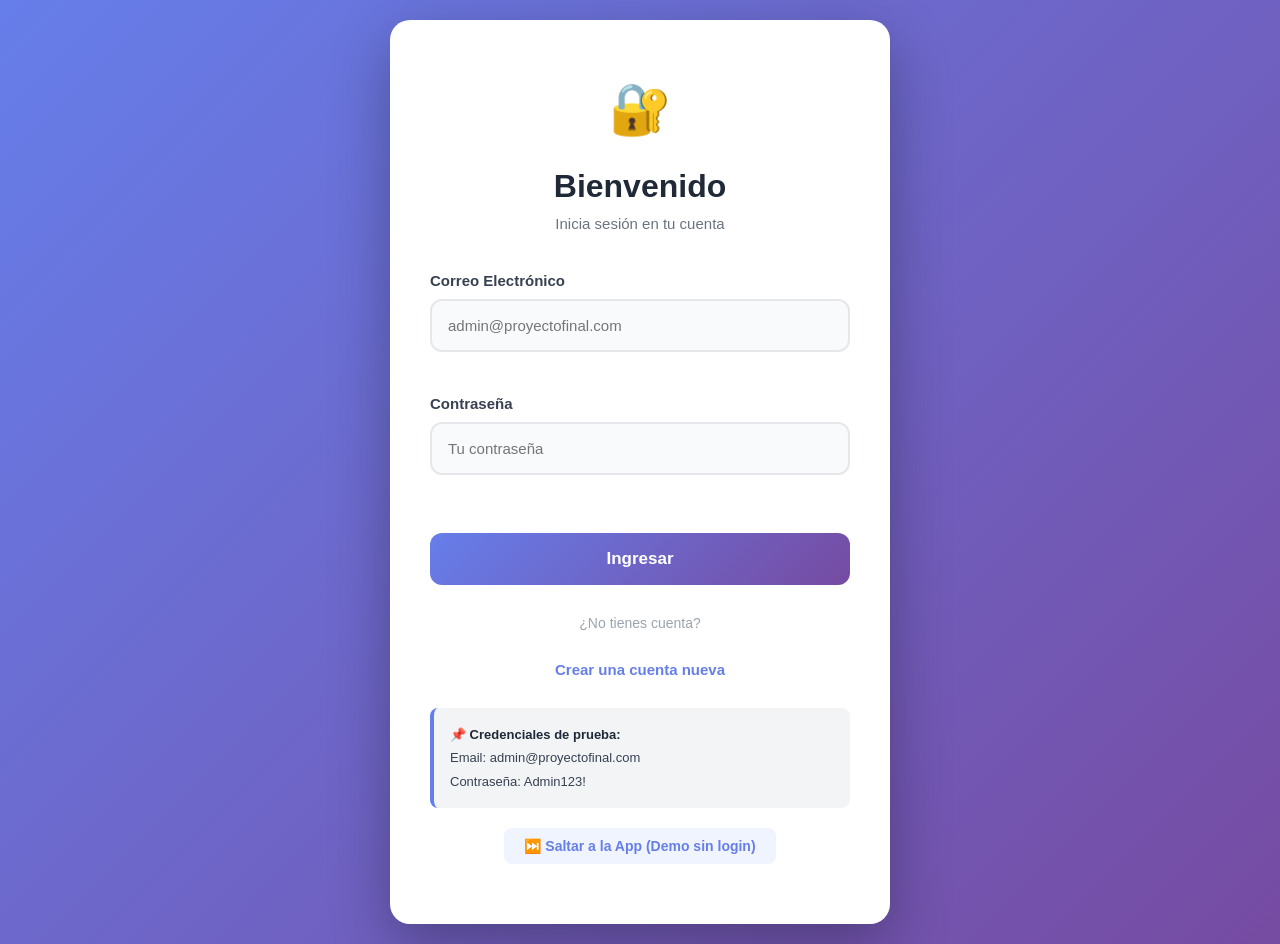
<file: Proyecto_Final/Proyecto_Final/wwwroot/config.html>
<!DOCTYPE html>
<html lang="es">

<head>
    <meta charset="UTF-8">
    <meta name="viewport" content="width=device-width, initial-scale=1.0">
    <title>Configuración - Admin</title>
    <link rel="stylesheet" href="css/config.css">
</head>

<body>
    <header>
        <nav class="navbar">
            <h1>Configuración del Sistema</h1>
            <div>
                <span id="usuario"></span>
                <button id="btnVolver" class="btn-secondary">Volver al inicio</button>
                <button id="logout" class="btn-danger">Cerrar sesión</button>
            </div>
        </nav>
    </header>

    <div class="container">
        <!-- Sección de Gestión de Roles -->
        <section class="panel">
            <h2>🔐 Gestión de Roles</h2>

            <div class="section">
                <h3>Usuarios y sus roles</h3>
                <table id="usersTable" class="table">
                    <thead>
                        <tr>
                            <th>Email</th>
                            <th>Nombre</th>
                            <th>Roles actuales</th>
                            <th>Acciones</th>
                        </tr>
                    </thead>
                    <tbody>
                        <tr>
                            <td colspan="4" class="loading">Cargando usuarios...</td>
                        </tr>
                    </tbody>
                </table>
            </div>

            <div class="section">
                <h3>Asignar/Remover Rol</h3>
                <div class="form-group">
                    <select id="selectUser" placeholder="Selecciona un usuario">
                        <option value="">-- Selecciona un usuario --</option>
                    </select>
                    <select id="selectRole" placeholder="Selecciona un rol">
                        <option value="">-- Selecciona un rol --</option>
                    </select>
                    <button id="btnAssignRole" class="btn">Asignar rol</button>
                </div>
            </div>
        </section>

        <!-- Sección de Gestión de Secrets -->
        <section class="panel">
            <h2>🔑 Gestión de API Keys (Secrets)</h2>

            <div class="section">
                <h3>Secrets almacenados</h3>
                <table id="secretsTable" class="table">
                    <thead>
                        <tr>
                            <th>Clave</th>
                            <th>Descripción</th>
                            <th>Valor</th>
                            <th>Última actualización</th>
                            <th>Acciones</th>
                        </tr>
                    </thead>
                    <tbody>
                        <tr>
                            <td colspan="5" class="loading">Cargando secrets...</td>
                        </tr>
                    </tbody>
                </table>
            </div>

            <div class="section">
                <h3>Crear/Actualizar Secret</h3>
                <div class="form-group">
                    <input type="text" id="secretKey" placeholder="Clave del secret (ej: NewsApiKey)">
                    <input type="text" id="secretValue" placeholder="Valor del secret">
                    <input type="text" id="secretDescription" placeholder="Descripción (opcional)">
                    <button id="btnUpsertSecret" class="btn">Guardar Secret</button>
                </div>
            </div>
        </section>

        <!-- Sección de Descarga/Subida de JSON -->
        <section class="panel">
            <h2>📥 Descargar/Subir Items como JSON</h2>

            <div class="section">
                <h3>Descargar item</h3>
                <p class="info">Selecciona un item guardado para descargarlo como JSON</p>
                <div id="itemsList" class="items-grid">
                    <p class="loading">Cargando items...</p>
                </div>
            </div>

            <div class="section">
                <h3>Subir JSON</h3>
                <p class="info">Sube un archivo JSON exportado de otra instancia</p>
                <div class="upload-area" id="uploadArea">
                    <input type="file" id="fileInput" accept=".json" style="display: none;">
                    <div class="upload-content">
                        <p>📎 Arrastra un archivo JSON aquí o haz clic para seleccionar</p>
                    </div>
                </div>
                <div id="uploadResult" class="hidden"></div>
            </div>
        </section>
    </div>

    <!-- Modal de confirmación -->
    <div id="confirmModal" class="modal hidden">
        <div class="modal-content">
            <h3 id="confirmTitle">Confirmación</h3>
            <p id="confirmMessage"></p>
            <div class="modal-buttons">
                <button id="confirmBtn" class="btn">Confirmar</button>
                <button id="cancelBtn" class="btn-secondary">Cancelar</button>
            </div>
        </div>
    </div>

    <!-- Toast de notificaciones -->
    <div id="toast" class="toast hidden"></div>

    <script src="js/api.js"></script>
    <script src="js/auth.js"></script>
    <script src="js/config.js"></script>
</body>

</html>
</file>
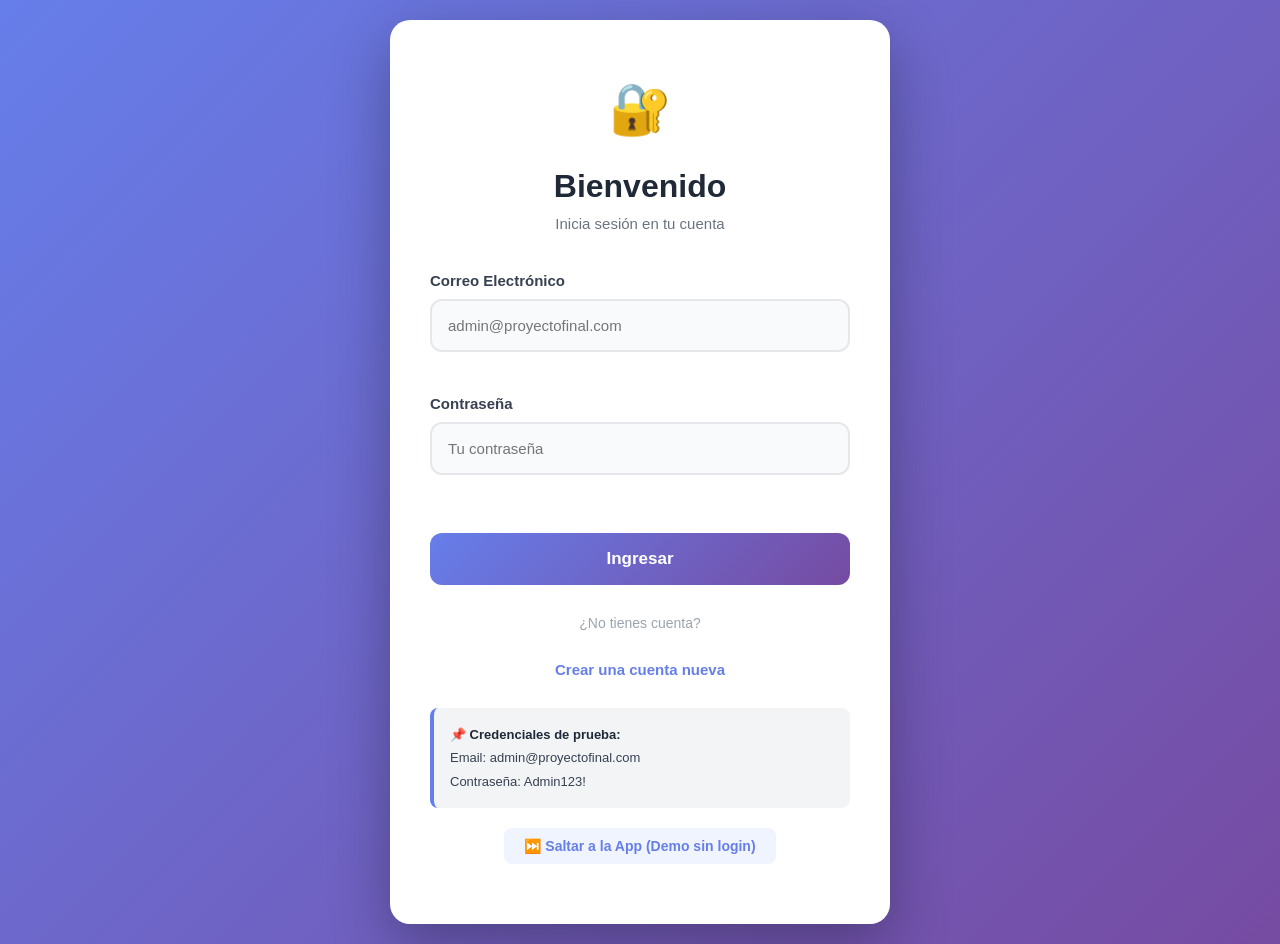
<file: Proyecto_Final/Proyecto_Final/wwwroot/login.html>
<!DOCTYPE html>
<html lang="es">

<head>
    <meta charset="UTF-8">
    <meta name="viewport" content="width=device-width, initial-scale=1.0">
    <title>Login - Proyecto Final</title>
    <link rel="stylesheet" href="css/auth.css">
    <style>
        * {
            margin: 0;
            padding: 0;
            box-sizing: border-box;
        }

        body {
            font-family: 'Segoe UI', Tahoma, Geneva, Verdana, sans-serif;
            background: linear-gradient(135deg, #667eea 0%, #764ba2 100%);
            min-height: 100vh;
            display: flex;
            justify-content: center;
            align-items: center;
            padding: 20px;
        }

        .login-container {
            width: 100%;
            max-width: 500px;
            display: flex;
            justify-content: center;
            align-items: center;
        }

        .card {
            background: white;
            border-radius: 20px;
            box-shadow: 0 20px 60px rgba(0, 0, 0, 0.3);
            width: 100%;
            padding: 60px 40px;
            animation: slideUp 0.5s ease-out;
        }

        @keyframes slideUp {
            from {
                opacity: 0;
                transform: translateY(30px);
            }
            to {
                opacity: 1;
                transform: translateY(0);
            }
        }

        .logo {
            text-align: center;
            margin-bottom: 30px;
            font-size: 50px;
        }

        h1 {
            text-align: center;
            color: #1f2937;
            margin-bottom: 10px;
            font-size: 32px;
            font-weight: 700;
        }

        .subtitle {
            text-align: center;
            color: #6b7280;
            margin-bottom: 40px;
            font-size: 15px;
        }

        .form-group {
            margin-bottom: 25px;
        }

        .form-group label {
            display: block;
            margin-bottom: 10px;
            color: #374151;
            font-size: 15px;
            font-weight: 600;
        }

        .form-group input {
            width: 100%;
            padding: 16px;
            border: 2px solid #e5e7eb;
            border-radius: 12px;
            font-size: 15px;
            transition: all 0.3s ease;
            background: #f9fafb;
        }

        .form-group input:focus {
            background: white;
            border-color: #667eea;
            box-shadow: 0 0 0 4px rgba(102, 126, 234, 0.1);
            outline: none;
        }

        .btn-login {
            width: 100%;
            padding: 16px;
            background: linear-gradient(135deg, #667eea 0%, #764ba2 100%);
            color: white;
            border: none;
            border-radius: 12px;
            font-size: 17px;
            font-weight: 600;
            cursor: pointer;
            transition: all 0.3s ease;
            margin-top: 15px;
        }

        .btn-login:hover:not(:disabled) {
            transform: translateY(-2px);
            box-shadow: 0 10px 20px rgba(102, 126, 234, 0.3);
        }

        .btn-login:active:not(:disabled) {
            transform: translateY(0);
        }

        .btn-login:disabled {
            opacity: 0.7;
            cursor: not-allowed;
        }

        .message {
            margin-top: 20px;
            padding: 15px 16px;
            border-radius: 10px;
            font-size: 15px;
            text-align: center;
            display: none;
        }

        .error {
            background-color: #fee2e2;
            color: #991b1b;
            border: 1px solid #fecaca;
        }

        .success {
            background-color: #dcfce7;
            color: #166534;
            border: 1px solid #bbf7d0;
        }

        .divider {
            margin: 30px 0;
            text-align: center;
            color: #9ca3af;
            font-size: 14px;
        }

        .register-link {
            text-align: center;
            margin-top: 25px;
            font-size: 15px;
            color: #6b7280;
        }

        .register-link a {
            color: #667eea;
            text-decoration: none;
            font-weight: 600;
            transition: color 0.3s ease;
        }

        .register-link a:hover {
            color: #764ba2;
            text-decoration: underline;
        }

        .demo-credentials {
            background: #f3f4f6;
            border-left: 4px solid #667eea;
            padding: 15px 16px;
            border-radius: 8px;
            margin-top: 30px;
            font-size: 13px;
            line-height: 1.8;
            color: #374151;
        }

        .demo-credentials strong {
            color: #1f2937;
            display: block;
        }

        .demo-link {
            margin-top: 20px;
            text-align: center;
        }

        .demo-link a {
            display: inline-block;
            background: #f0f4ff;
            color: #667eea;
            padding: 10px 20px;
            border-radius: 8px;
            text-decoration: none;
            font-weight: 600;
            transition: all 0.3s ease;
            font-size: 14px;
        }

        .demo-link a:hover {
            background: #667eea;
            color: white;
        }

        @media (max-width: 600px) {
            .card {
                padding: 40px 25px;
            }

            h1 {
                font-size: 26px;
            }

            .logo {
                font-size: 40px;
            }
        }
    </style>
</head>

<body>
    <div class="login-container">
        <div class="card">
            <div class="logo">🔐</div>
            <h1>Bienvenido</h1>
            <p class="subtitle">Inicia sesión en tu cuenta</p>

            <form id="loginForm" onsubmit="return false;">
                <div class="form-group">
                    <label for="email">Correo Electrónico</label>
                    <input type="email" id="email" placeholder="admin@proyectofinal.com" required>
                </div>

                <div class="form-group">
                    <label for="password">Contraseña</label>
                    <input type="password" id="password" placeholder="Tu contraseña" required>
                </div>

                <button type="button" id="btnLogin" class="btn-login">Ingresar</button>

                <div id="mensaje" class="message"></div>
            </form>

            <div class="divider">¿No tienes cuenta?</div>

            <div class="register-link">
                <a href="register.html">Crear una cuenta nueva</a>
            </div>

            <div class="demo-credentials">
                <strong>📌 Credenciales de prueba:</strong>
                Email: admin@proyectofinal.com<br>
                Contraseña: Admin123!
            </div>

            <div class="demo-link">
                <a href="index.html">⏭️ Saltar a la App (Demo sin login)</a>
            </div>
        </div>
    </div>

    <script src="js/api.js"></script>
    <script src="js/auth.js"></script>
    <script src="js/login.js"></script>
</body>

</html>
</file>
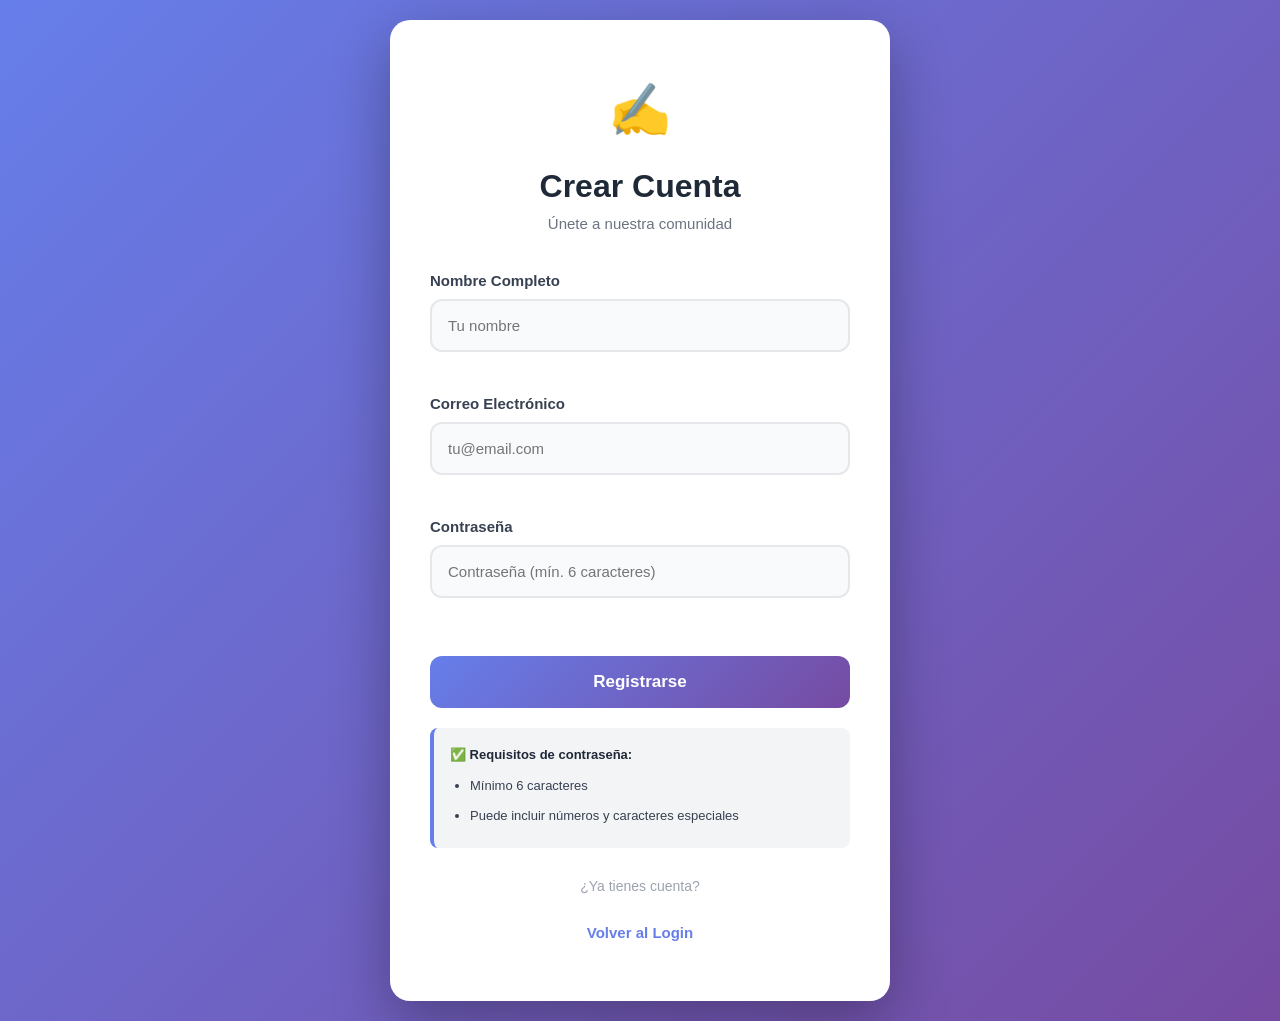
<file: Proyecto_Final/Proyecto_Final/wwwroot/register.html>
<!DOCTYPE html>
<html lang="es">

<head>
    <meta charset="UTF-8">
    <meta name="viewport" content="width=device-width, initial-scale=1.0">
    <title>Registro - Proyecto Final</title>
    <link rel="stylesheet" href="css/auth.css">
    <style>
        * {
            margin: 0;
            padding: 0;
            box-sizing: border-box;
        }

        body {
            font-family: 'Segoe UI', Tahoma, Geneva, Verdana, sans-serif;
            background: linear-gradient(135deg, #667eea 0%, #764ba2 100%);
            min-height: 100vh;
            display: flex;
            justify-content: center;
            align-items: center;
            padding: 20px;
        }

        .register-container {
            width: 100%;
            max-width: 500px;
            display: flex;
            justify-content: center;
            align-items: center;
        }

        .card {
            background: white;
            border-radius: 20px;
            box-shadow: 0 20px 60px rgba(0, 0, 0, 0.3);
            width: 100%;
            padding: 60px 40px;
            animation: slideUp 0.5s ease-out;
        }

        @keyframes slideUp {
            from {
                opacity: 0;
                transform: translateY(30px);
            }
            to {
                opacity: 1;
                transform: translateY(0);
            }
        }

        .logo {
            text-align: center;
            margin-bottom: 30px;
            font-size: 50px;
        }

        h1 {
            text-align: center;
            color: #1f2937;
            margin-bottom: 10px;
            font-size: 32px;
            font-weight: 700;
        }

        .subtitle {
            text-align: center;
            color: #6b7280;
            margin-bottom: 40px;
            font-size: 15px;
        }

        .form-group {
            margin-bottom: 25px;
        }

        .form-group label {
            display: block;
            margin-bottom: 10px;
            color: #374151;
            font-size: 15px;
            font-weight: 600;
        }

        .form-group input {
            width: 100%;
            padding: 16px;
            border: 2px solid #e5e7eb;
            border-radius: 12px;
            font-size: 15px;
            transition: all 0.3s ease;
            background: #f9fafb;
        }

        .form-group input:focus {
            background: white;
            border-color: #667eea;
            box-shadow: 0 0 0 4px rgba(102, 126, 234, 0.1);
            outline: none;
        }

        .btn-register {
            width: 100%;
            padding: 16px;
            background: linear-gradient(135deg, #667eea 0%, #764ba2 100%);
            color: white;
            border: none;
            border-radius: 12px;
            font-size: 17px;
            font-weight: 600;
            cursor: pointer;
            transition: all 0.3s ease;
            margin-top: 15px;
        }

        .btn-register:hover:not(:disabled) {
            transform: translateY(-2px);
            box-shadow: 0 10px 20px rgba(102, 126, 234, 0.3);
        }

        .btn-register:active:not(:disabled) {
            transform: translateY(0);
        }

        .btn-register:disabled {
            opacity: 0.7;
            cursor: not-allowed;
        }

        .message {
            margin-top: 20px;
            padding: 15px 16px;
            border-radius: 10px;
            font-size: 15px;
            text-align: center;
            display: none;
        }

        .error {
            background-color: #fee2e2;
            color: #991b1b;
            border: 1px solid #fecaca;
        }

        .success {
            background-color: #dcfce7;
            color: #166534;
            border: 1px solid #bbf7d0;
        }

        .divider {
            margin: 30px 0;
            text-align: center;
            color: #9ca3af;
            font-size: 14px;
        }

        .login-link {
            text-align: center;
            margin-top: 25px;
            font-size: 15px;
            color: #6b7280;
        }

        .login-link a {
            color: #667eea;
            text-decoration: none;
            font-weight: 600;
            transition: color 0.3s ease;
        }

        .login-link a:hover {
            color: #764ba2;
            text-decoration: underline;
        }

        .password-requirements {
            background: #f3f4f6;
            border-left: 4px solid #667eea;
            padding: 15px 16px;
            border-radius: 8px;
            margin-top: 20px;
            font-size: 13px;
            line-height: 1.8;
            color: #374151;
        }

        .password-requirements strong {
            color: #1f2937;
            display: block;
            margin-bottom: 8px;
        }

        .password-requirements ul {
            margin-left: 20px;
        }

        .password-requirements li {
            margin-bottom: 6px;
        }

        @media (max-width: 600px) {
            .card {
                padding: 40px 25px;
            }

            h1 {
                font-size: 26px;
            }

            .logo {
                font-size: 40px;
            }
        }
    </style>
</head>

<body>
    <div class="register-container">
        <div class="card">
            <div class="logo">✍️</div>
            <h1>Crear Cuenta</h1>
            <p class="subtitle">Únete a nuestra comunidad</p>

            <form id="registerForm" onsubmit="return false;">
                <div class="form-group">
                    <label for="displayName">Nombre Completo</label>
                    <input type="text" id="displayName" placeholder="Tu nombre" required>
                </div>

                <div class="form-group">
                    <label for="email">Correo Electrónico</label>
                    <input type="email" id="email" placeholder="tu@email.com" required>
                </div>

                <div class="form-group">
                    <label for="password">Contraseña</label>
                    <input type="password" id="password" placeholder="Contraseña (mín. 6 caracteres)" required>
                </div>

                <button type="button" id="btnRegistro" class="btn-register">Registrarse</button>

                <div id="mensaje" class="message"></div>
            </form>

            <div class="password-requirements">
                <strong>✅ Requisitos de contraseña:</strong>
                <ul>
                    <li>Mínimo 6 caracteres</li>
                    <li>Puede incluir números y caracteres especiales</li>
                </ul>
            </div>

            <div class="divider">¿Ya tienes cuenta?</div>

            <div class="login-link">
                <a href="login.html">Volver al Login</a>
            </div>
        </div>
    </div>

    <script src="js/api.js"></script>
    <script src="js/auth.js"></script>
    <script src="js/register.js"></script>
</body>

</html>
</file>
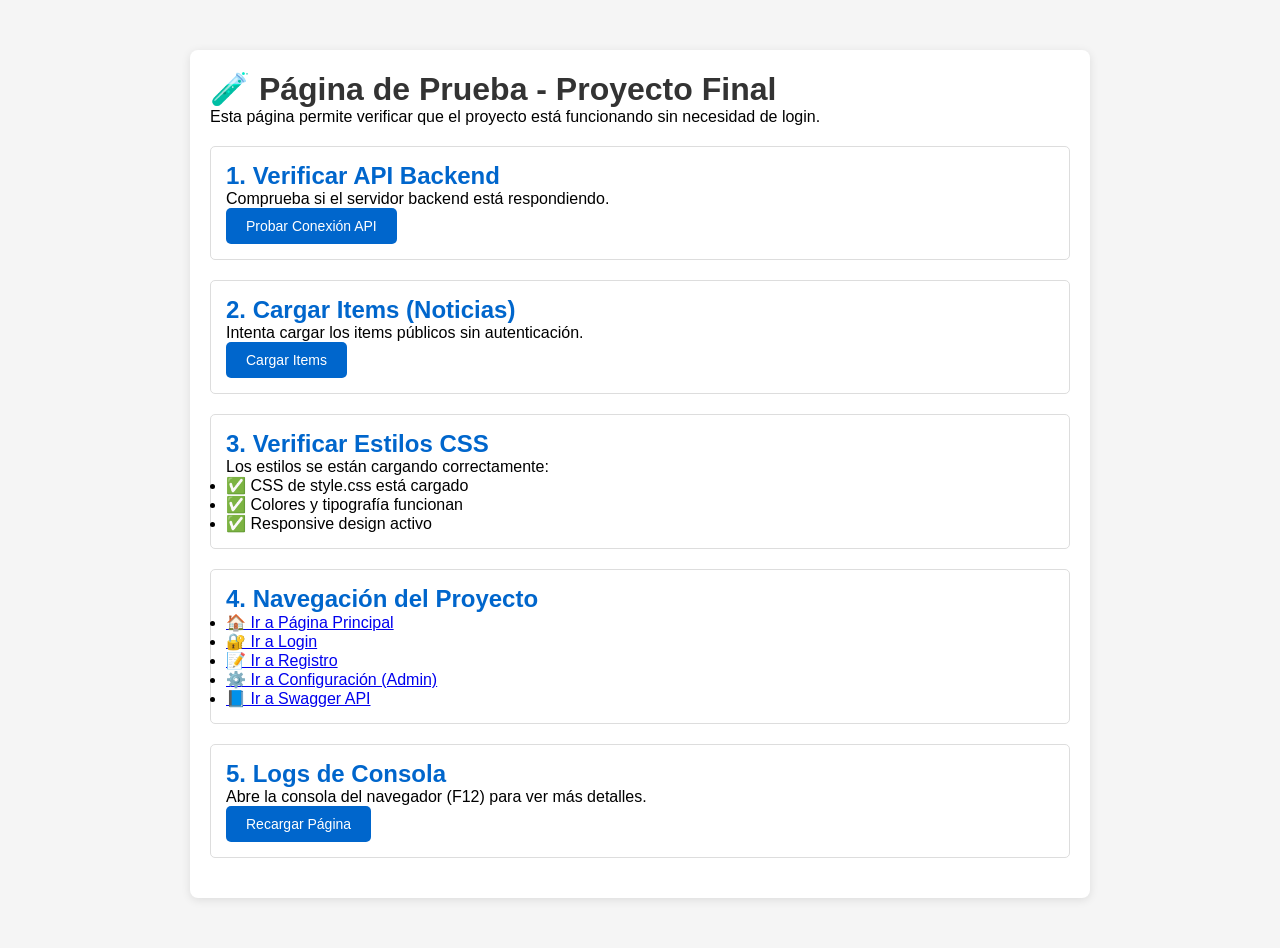
<file: Proyecto_Final/Proyecto_Final/wwwroot/test.html>
<!DOCTYPE html>
<html lang="es">
<head>
    <meta charset="UTF-8">
    <meta name="viewport" content="width=device-width, initial-scale=1.0">
    <title>Página de Prueba - Proyecto Final</title>
    <link rel="stylesheet" href="css/style.css">
    <style>
        body { background-color: #f5f5f5; }
        .test-container {
            max-width: 900px;
            margin: 50px auto;
            padding: 20px;
            background: white;
            border-radius: 8px;
            box-shadow: 0 2px 10px rgba(0,0,0,0.1);
        }
        h1 { color: #333; }
        .test-section {
            margin: 20px 0;
            padding: 15px;
            border: 1px solid #ddd;
            border-radius: 5px;
        }
        .test-section h2 {
            color: #0066cc;
            margin-top: 0;
        }
        .status {
            padding: 10px;
            border-radius: 5px;
            margin: 10px 0;
            font-weight: bold;
        }
        .success { background-color: #d4edda; color: #155724; }
        .error { background-color: #f8d7da; color: #721c24; }
        .info { background-color: #d1ecf1; color: #0c5460; }
        button {
            background-color: #0066cc;
            color: white;
            padding: 10px 20px;
            border: none;
            border-radius: 5px;
            cursor: pointer;
            font-size: 14px;
        }
        button:hover { background-color: #0052a3; }
        code {
            background-color: #f4f4f4;
            padding: 2px 6px;
            border-radius: 3px;
            font-family: monospace;
        }
    </style>
</head>
<body>
    <div class="test-container">
        <h1>🧪 Página de Prueba - Proyecto Final</h1>
        <p>Esta página permite verificar que el proyecto está funcionando sin necesidad de login.</p>

        <!-- Prueba de API -->
        <div class="test-section">
            <h2>1. Verificar API Backend</h2>
            <p>Comprueba si el servidor backend está respondiendo.</p>
            <button onclick="testApi()">Probar Conexión API</button>
            <div id="apiStatus"></div>
        </div>

        <!-- Prueba de Items -->
        <div class="test-section">
            <h2>2. Cargar Items (Noticias)</h2>
            <p>Intenta cargar los items públicos sin autenticación.</p>
            <button onclick="testItems()">Cargar Items</button>
            <div id="itemsStatus"></div>
            <div id="itemsContainer"></div>
        </div>

        <!-- Prueba de Estilos -->
        <div class="test-section">
            <h2>3. Verificar Estilos CSS</h2>
            <p>Los estilos se están cargando correctamente:</p>
            <ul>
                <li>✅ CSS de style.css está cargado</li>
                <li>✅ Colores y tipografía funcionan</li>
                <li>✅ Responsive design activo</li>
            </ul>
        </div>

        <!-- Información de Navegación -->
        <div class="test-section">
            <h2>4. Navegación del Proyecto</h2>
            <ul>
                <li><a href="/">🏠 Ir a Página Principal</a></li>
                <li><a href="/login.html">🔐 Ir a Login</a></li>
                <li><a href="/register.html">📝 Ir a Registro</a></li>
                <li><a href="/config.html">⚙️ Ir a Configuración (Admin)</a></li>
                <li><a href="/swagger">📘 Ir a Swagger API</a></li>
            </ul>
        </div>

        <!-- Logs -->
        <div class="test-section">
            <h2>5. Logs de Consola</h2>
            <p>Abre la consola del navegador (F12) para ver más detalles.</p>
            <button onclick="location.reload()">Recargar Página</button>
        </div>
    </div>

    <script>
        console.log("🧪 Página de prueba cargada");

        async function testApi() {
            const statusDiv = document.getElementById("apiStatus");
            statusDiv.innerHTML = '<div class="info">⏳ Probando...</div>';

            try {
                const response = await fetch("/api/sourceitems");
                if (response.ok) {
                    const data = await response.json();
                    statusDiv.innerHTML = `
                        <div class="success">
                            ✅ API Conectada<br>
                            Items encontrados: ${data.length}
                        </div>
                    `;
                    console.log("✅ API responde correctamente", data);
                } else {
                    statusDiv.innerHTML = `
                        <div class="error">
                            ❌ API respondió con error: ${response.status}
                        </div>
                    `;
                    console.error("❌ Error:", response.status);
                }
            } catch (error) {
                statusDiv.innerHTML = `
                    <div class="error">
                        ❌ Error de conexión<br>
                        ${error.message}
                    </div>
                `;
                console.error("❌ Error de red:", error);
            }
        }

        async function testItems() {
            const statusDiv = document.getElementById("itemsStatus");
            const container = document.getElementById("itemsContainer");

            statusDiv.innerHTML = '<div class="info">⏳ Cargando items...</div>';
            container.innerHTML = '';

            try {
                const response = await fetch("/api/sourceitems");
                if (!response.ok) throw new Error(`Error ${response.status}`);

                const data = await response.json();
                statusDiv.innerHTML = `<div class="success">✅ ${data.length} items cargados</div>`;

                if (data.length === 0) {
                    container.innerHTML = '<p style="color: #666;">No hay items disponibles aún.</p>';
                    return;
                }

                container.innerHTML = '<h3>Items Encontrados:</h3>';
                data.slice(0, 5).forEach(item => {
                    const div = document.createElement('div');
                    div.style.cssText = 'border: 1px solid #ddd; padding: 10px; margin: 10px 0; border-radius: 5px;';
                    div.innerHTML = `
                        <strong>${item.item?.title || 'Sin título'}</strong><br>
                        <small>${item.item?.description || 'Sin descripción'}</small><br>
                        <small style="color: #666;">Fuente: ${item.item?.author || 'Desconocida'}</small>
                    `;
                    container.appendChild(div);
                });

                console.log("✅ Items cargados:", data);
            } catch (error) {
                statusDiv.innerHTML = `<div class="error">❌ Error: ${error.message}</div>`;
                console.error("❌ Error al cargar items:", error);
            }
        }

        console.log("✅ Funciones de prueba cargadas");
        console.log("📍 URL actual:", window.location.href);
        console.log("📍 API Base:", "/api");
    </script>
</body>
</html>
</file>
<file: Proyecto_Final/Proyecto_Final/wwwroot/css/config.css>
* {
    margin: 0;
    padding: 0;
    box-sizing: border-box;
    font-family: 'Segoe UI', Tahoma, Geneva, Verdana, sans-serif;
}

body {
    background: #f5f7fa;
    color: #1f2937;
}

header {
    background: linear-gradient(135deg, #2563eb 0%, #1e40af 100%);
    box-shadow: 0 4px 12px rgba(0, 0, 0, 0.1);
    position: sticky;
    top: 0;
    z-index: 100;
}

.navbar {
    display: flex;
    justify-content: space-between;
    align-items: center;
    padding: 20px 40px;
    color: white;
    max-width: 1400px;
    margin: 0 auto;
}

.navbar h1 {
    font-size: 28px;
    font-weight: 700;
}

.navbar div {
    display: flex;
    align-items: center;
    gap: 20px;
}

.navbar span {
    font-size: 14px;
    font-weight: 500;
}

.container {
    max-width: 1400px;
    margin: 0 auto;
    padding: 40px 20px;
}

.panel {
    background: white;
    border-radius: 12px;
    box-shadow: 0 2px 8px rgba(0, 0, 0, 0.06);
    padding: 30px;
    margin-bottom: 30px;
    animation: slideIn 0.3s ease-out;
}

@keyframes slideIn {
    from {
        opacity: 0;
        transform: translateY(20px);
    }
    to {
        opacity: 1;
        transform: translateY(0);
    }
}

.panel h2 {
    color: #2563eb;
    font-size: 24px;
    margin-bottom: 25px;
    border-bottom: 2px solid #eff6ff;
    padding-bottom: 15px;
}

.section {
    margin-bottom: 30px;
}

.section:last-child {
    margin-bottom: 0;
}

.section h3 {
    color: #374151;
    font-size: 16px;
    font-weight: 600;
    margin-bottom: 15px;
}

.form-group {
    display: flex;
    gap: 12px;
    flex-wrap: wrap;
    align-items: flex-end;
}

input, select {
    flex: 1;
    min-width: 200px;
    padding: 12px 16px;
    border: 1px solid #d1d5db;
    border-radius: 8px;
    font-size: 14px;
    transition: all 0.25s;
    outline: none;
}

input:focus, select:focus {
    border-color: #2563eb;
    box-shadow: 0 0 0 4px rgba(37, 99, 235, 0.12);
    background-color: #f9fafb;
}

input::placeholder {
    color: #9ca3af;
}

/* Buttons */
.btn {
    padding: 12px 24px;
    border: none;
    border-radius: 8px;
    background: #2563eb;
    color: white;
    font-size: 14px;
    font-weight: 600;
    cursor: pointer;
    transition: all 0.25s;
    white-space: nowrap;
}

.btn:hover {
    background: #1d4ed8;
    box-shadow: 0 4px 12px rgba(37, 99, 235, 0.3);
}

.btn:active {
    transform: scale(0.98);
}

.btn-secondary {
    background: #6b7280;
    color: white;
}

.btn-secondary:hover {
    background: #4b5563;
}

.btn-danger {
    background: #ef4444;
    color: white;
}

.btn-danger:hover {
    background: #dc2626;
}

.btn-small {
    padding: 8px 16px;
    font-size: 12px;
}

.btn-remove {
    background: #ef4444;
    padding: 6px 12px;
    font-size: 12px;
}

.btn-remove:hover {
    background: #dc2626;
}

.btn-download {
    background: #10b981;
    padding: 6px 12px;
    font-size: 12px;
}

.btn-download:hover {
    background: #059669;
}

/* Tables */
.table {
    width: 100%;
    border-collapse: collapse;
    margin-top: 12px;
}

.table thead {
    background: #f3f4f6;
    border-bottom: 2px solid #e5e7eb;
}

.table th {
    padding: 14px;
    text-align: left;
    font-weight: 600;
    color: #374151;
    font-size: 13px;
    text-transform: uppercase;
    letter-spacing: 0.5px;
}

.table td {
    padding: 14px;
    border-bottom: 1px solid #e5e7eb;
    font-size: 14px;
}

.table tbody tr {
    transition: background-color 0.2s;
}

.table tbody tr:hover {
    background-color: #f9fafb;
}

.table .loading {
    text-align: center;
    color: #9ca3af;
    font-style: italic;
}

.table .actions {
    display: flex;
    gap: 8px;
}

.badge {
    display: inline-block;
    padding: 4px 12px;
    background: #dbeafe;
    color: #1e40af;
    border-radius: 20px;
    font-size: 12px;
    font-weight: 600;
    margin-right: 6px;
    margin-bottom: 4px;
}

.badge.admin {
    background: #fecaca;
    color: #991b1b;
}

.badge.editor {
    background: #c7d2fe;
    color: #3730a3;
}

/* Items Grid */
.items-grid {
    display: grid;
    grid-template-columns: repeat(auto-fill, minmax(280px, 1fr));
    gap: 16px;
    margin-top: 12px;
}

.item-card {
    background: #f9fafb;
    border: 1px solid #e5e7eb;
    border-radius: 8px;
    padding: 16px;
    transition: all 0.2s;
}

.item-card:hover {
    border-color: #2563eb;
    box-shadow: 0 4px 12px rgba(37, 99, 235, 0.1);
}

.item-card h4 {
    color: #1f2937;
    font-size: 14px;
    margin-bottom: 8px;
    overflow: hidden;
    text-overflow: ellipsis;
    white-space: nowrap;
}

.item-card p {
    color: #6b7280;
    font-size: 12px;
    margin-bottom: 12px;
    height: 40px;
    overflow: hidden;
    text-overflow: ellipsis;
    display: -webkit-box;
    -webkit-line-clamp: 2;
    -webkit-box-orient: vertical;
}

.item-card .meta {
    display: flex;
    justify-content: space-between;
    align-items: center;
    font-size: 11px;
    color: #9ca3af;
    margin-bottom: 12px;
}

.item-card .actions {
    display: flex;
    gap: 8px;
}

/* Upload Area */
.upload-area {
    border: 2px dashed #d1d5db;
    border-radius: 12px;
    padding: 40px;
    text-align: center;
    background: #f9fafb;
    cursor: pointer;
    transition: all 0.3s;
    margin-top: 12px;
}

.upload-area:hover {
    border-color: #2563eb;
    background: #eff6ff;
}

.upload-area.dragover {
    border-color: #2563eb;
    background: #dbeafe;
    box-shadow: 0 4px 12px rgba(37, 99, 235, 0.15);
}

.upload-content {
    pointer-events: none;
}

.upload-content p {
    color: #6b7280;
    font-size: 16px;
    margin: 0;
}

.info {
    color: #6b7280;
    font-size: 13px;
    margin-bottom: 12px;
}

/* Upload Result */
.upload-result {
    margin-top: 16px;
    padding: 16px;
    border-radius: 8px;
    border-left: 4px solid #10b981;
    background: #f0fdf4;
    color: #166534;
}

.upload-result.error {
    border-left-color: #ef4444;
    background: #fef2f2;
    color: #991b1b;
}

.upload-result h4 {
    font-size: 14px;
    margin-bottom: 8px;
}

.upload-result p {
    font-size: 13px;
    line-height: 1.5;
}

/* Modal */
.modal {
    position: fixed;
    top: 0;
    left: 0;
    right: 0;
    bottom: 0;
    background: rgba(0, 0, 0, 0.5);
    display: flex;
    justify-content: center;
    align-items: center;
    z-index: 1000;
}

.modal.hidden {
    display: none;
}

.modal-content {
    background: white;
    border-radius: 12px;
    padding: 30px;
    max-width: 400px;
    box-shadow: 0 20px 40px rgba(0, 0, 0, 0.3);
    animation: modalAppear 0.3s ease-out;
}

@keyframes modalAppear {
    from {
        opacity: 0;
        transform: scale(0.95);
    }
    to {
        opacity: 1;
        transform: scale(1);
    }
}

.modal-content h3 {
    color: #1f2937;
    font-size: 18px;
    margin-bottom: 12px;
}

.modal-content p {
    color: #6b7280;
    font-size: 14px;
    margin-bottom: 24px;
    line-height: 1.5;
}

.modal-buttons {
    display: flex;
    gap: 12px;
    justify-content: flex-end;
}

.modal-buttons button {
    flex: 0;
    padding: 10px 20px;
}

/* Toast */
.toast {
    position: fixed;
    bottom: 20px;
    right: 20px;
    background: white;
    color: #1f2937;
    padding: 16px 24px;
    border-radius: 8px;
    box-shadow: 0 10px 25px rgba(0, 0, 0, 0.15);
    z-index: 2000;
    animation: toastSlideIn 0.3s ease-out;
    border-left: 4px solid #10b981;
}

.toast.hidden {
    display: none;
}

.toast.error {
    border-left-color: #ef4444;
}

.toast.warning {
    border-left-color: #f59e0b;
}

@keyframes toastSlideIn {
    from {
        opacity: 0;
        transform: translateX(400px);
    }
    to {
        opacity: 1;
        transform: translateX(0);
    }
}

.hidden {
    display: none !important;
}

/* Responsive */
@media (max-width: 768px) {
    .navbar {
        flex-direction: column;
        gap: 15px;
        padding: 15px 20px;
    }

    .navbar h1 {
        font-size: 20px;
    }

    .navbar div {
        width: 100%;
        justify-content: space-between;
    }

    .container {
        padding: 20px 10px;
    }

    .panel {
        padding: 20px;
    }

    .form-group {
        flex-direction: column;
    }

    input, select {
        min-width: unset;
        width: 100%;
    }

    .btn {
        width: 100%;
    }

    .table {
        font-size: 12px;
    }

    .table th, .table td {
        padding: 10px;
    }

    .items-grid {
        grid-template-columns: 1fr;
    }

    .upload-area {
        padding: 20px;
    }
}
</file>
<file: Proyecto_Final/Proyecto_Final/wwwroot/css/auth.css>
*{
    margin:0;
    padding:0;
    box-sizing:border-box;
    font-family:Segoe UI,Tahoma,Geneva,Verdana,sans-serif;
}

body{
    background:#f5f7fa;
    display:flex;
    justify-content:center;
    align-items:center;
    min-height:100vh;
}

.container{
    width:420px;
    background:#ffffff;
    padding:40px;
    border-radius:16px;
    box-shadow:0 12px 30px rgba(0,0,0,.08);
}

h1{
    text-align:center;
    color:#1f2937;
    margin-bottom:30px;
    font-size:30px;
}

input{
    width:100%;
    padding:14px;
    margin-bottom:18px;
    border:1px solid #d1d5db;
    border-radius:10px;
    font-size:15px;
    transition:.25s;
    outline:none;
}

input:focus{
    border-color:#2563eb;
    box-shadow:0 0 0 4px rgba(37,99,235,.12);
}

button{
    width:100%;
    padding:14px;
    border:none;
    border-radius:10px;
    background:#2563eb;
    color:white;
    font-size:16px;
    cursor:pointer;
    transition:.25s;
}

button:hover{
    background:#1d4ed8;
}

a{
    color:#2563eb;
    text-decoration:none;
    font-weight:600;
}

a:hover{
    text-decoration:underline;
}

.error{
    color:#dc2626;
    margin-top:15px;
    text-align:center;
}
</file>
<file: Proyecto_Final/Proyecto_Final/wwwroot/css/style.css>
﻿*{
    margin:0;
    padding:0;
    box-sizing:border-box;
    font-family:Segoe UI,Tahoma,Geneva,Verdana,sans-serif;
}

body{
    background:#f5f7fa;
}

header{
    background:white;
    padding:20px 40px;
    box-shadow:0 2px 10px rgba(0,0,0,.05);
    position:sticky;
    top:0;
    z-index:100;
}

nav{
    display:flex;
    justify-content:space-between;
    align-items:center;
}

nav h1{
    color:#2563eb;
    font-size:28px;
}

nav div{
    display:flex;
    align-items:center;
    gap:15px;
}

nav button{
    padding:10px 20px;
    background:#ef4444;
    color:white;
    border:none;
    border-radius:8px;
    cursor:pointer;
}

nav button:hover{
    background:#dc2626;
}

#adminPanel{
    width:90%;
    max-width:1200px;
    margin:30px auto;
    background:white;
    border-radius:16px;
    padding:30px;
    box-shadow:0 5px 20px rgba(0,0,0,.05);
}

#adminPanel h2{
    margin-bottom:20px;
}

#adminPanel input{
    width:100%;
    padding:12px;
    margin-bottom:15px;
    border:1px solid #ddd;
    border-radius:8px;
}

#adminPanel button{
    background:#2563eb;
    color:white;
    border:none;
    padding:12px 20px;
    border-radius:8px;
    cursor:pointer;
}

#items{
    width:90%;
    max-width:1300px;
    margin:40px auto;
    display:grid;
    grid-template-columns:repeat(auto-fill,minmax(340px,1fr));
    gap:25px;
}

.card{
    background:white;
    border-radius:18px;
    overflow:hidden;
    box-shadow:0 6px 20px rgba(0,0,0,.08);
    transition:.3s;
}

.card:hover{
    transform:translateY(-6px);
}

.card img{
    width:100%;
    height:220px;
    object-fit:cover;
}

.card h2{
    padding:18px;
    font-size:22px;
    color:#111827;
}

.card p{
    padding:0 18px 18px;
    color:#6b7280;
    line-height:1.6;
}

.card small{
    display:block;
    padding:0 18px 18px;
    color:#9ca3af;
}

.buttons{
    display:flex;
    justify-content:space-between;
    padding:20px;
}

.read{

    background:#2563eb;
    color:white;
    border:none;
    padding:10px 18px;
    border-radius:8px;
    cursor:pointer;

}

.save{

    background:#10b981;
    color:white;
    border:none;
    padding:10px 18px;
    border-radius:8px;
    cursor:pointer;

}

.read:hover{

    background:#1d4ed8;

}

.save:hover{

    background:#059669;

}

#trendingSection{
    width:90%;
    max-width:1200px;
    margin:10px auto 40px;
    background:white;
    border-radius:16px;
    padding:30px;
    box-shadow:0 5px 20px rgba(0,0,0,.05);
}

.trending-header{
    display:flex;
    flex-wrap:wrap;
    align-items:center;
    justify-content:space-between;
    gap:15px;
    margin-bottom:20px;
}

.trending-header h2{
    color:#111827;
    font-size:22px;
}

.trending-stats{
    display:flex;
    flex-wrap:wrap;
    gap:20px;
    color:#6b7280;
    font-size:14px;
}

.trending-stats strong{
    color:#111827;
}

#refreshButton{
    background:#2563eb;
    color:white;
    border:none;
    padding:10px 18px;
    border-radius:8px;
    cursor:pointer;
}

#refreshButton:hover{
    background:#1d4ed8;
}

.trending-grid{
    display:grid;
    grid-template-columns:repeat(auto-fit,minmax(280px,1fr));
    gap:30px;
}

.trending-grid h3{
    font-size:16px;
    color:#374151;
    margin-bottom:15px;
}

.keyword, .sentiment{
    margin-bottom:14px;
}

.keyword-header, .sentiment-header{
    display:flex;
    justify-content:space-between;
    font-size:14px;
    color:#374151;
    margin-bottom:6px;
}

.bar-container, .sentiment-bar{
    background:#e5e7eb;
    border-radius:8px;
    height:10px;
    overflow:hidden;
}

.bar{
    height:100%;
    background:#2563eb;
    border-radius:8px;
}

.sentiment-fill{
    height:100%;
    background:#10b981;
    border-radius:8px;
}

.loading, .error{
    color:#9ca3af;
    font-style:italic;
}

.error{
    color:#ef4444;
}
</file>
